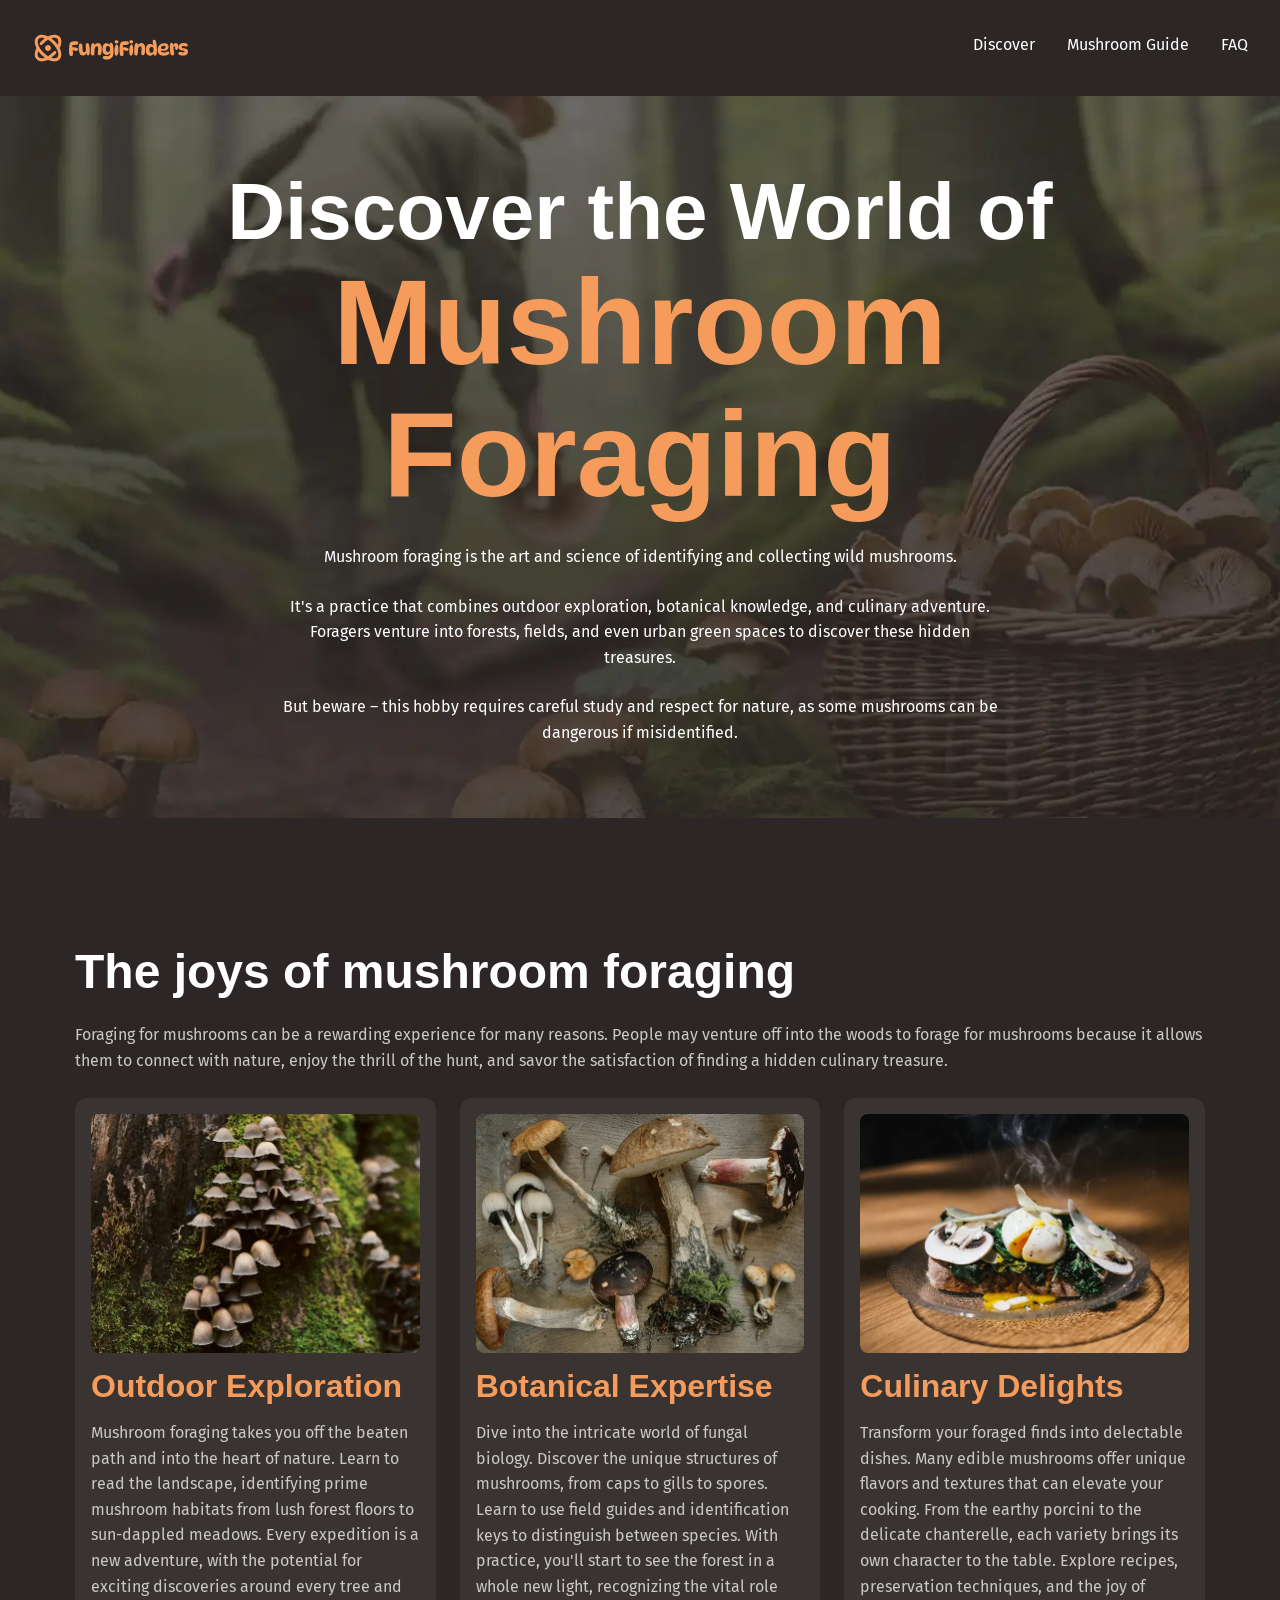
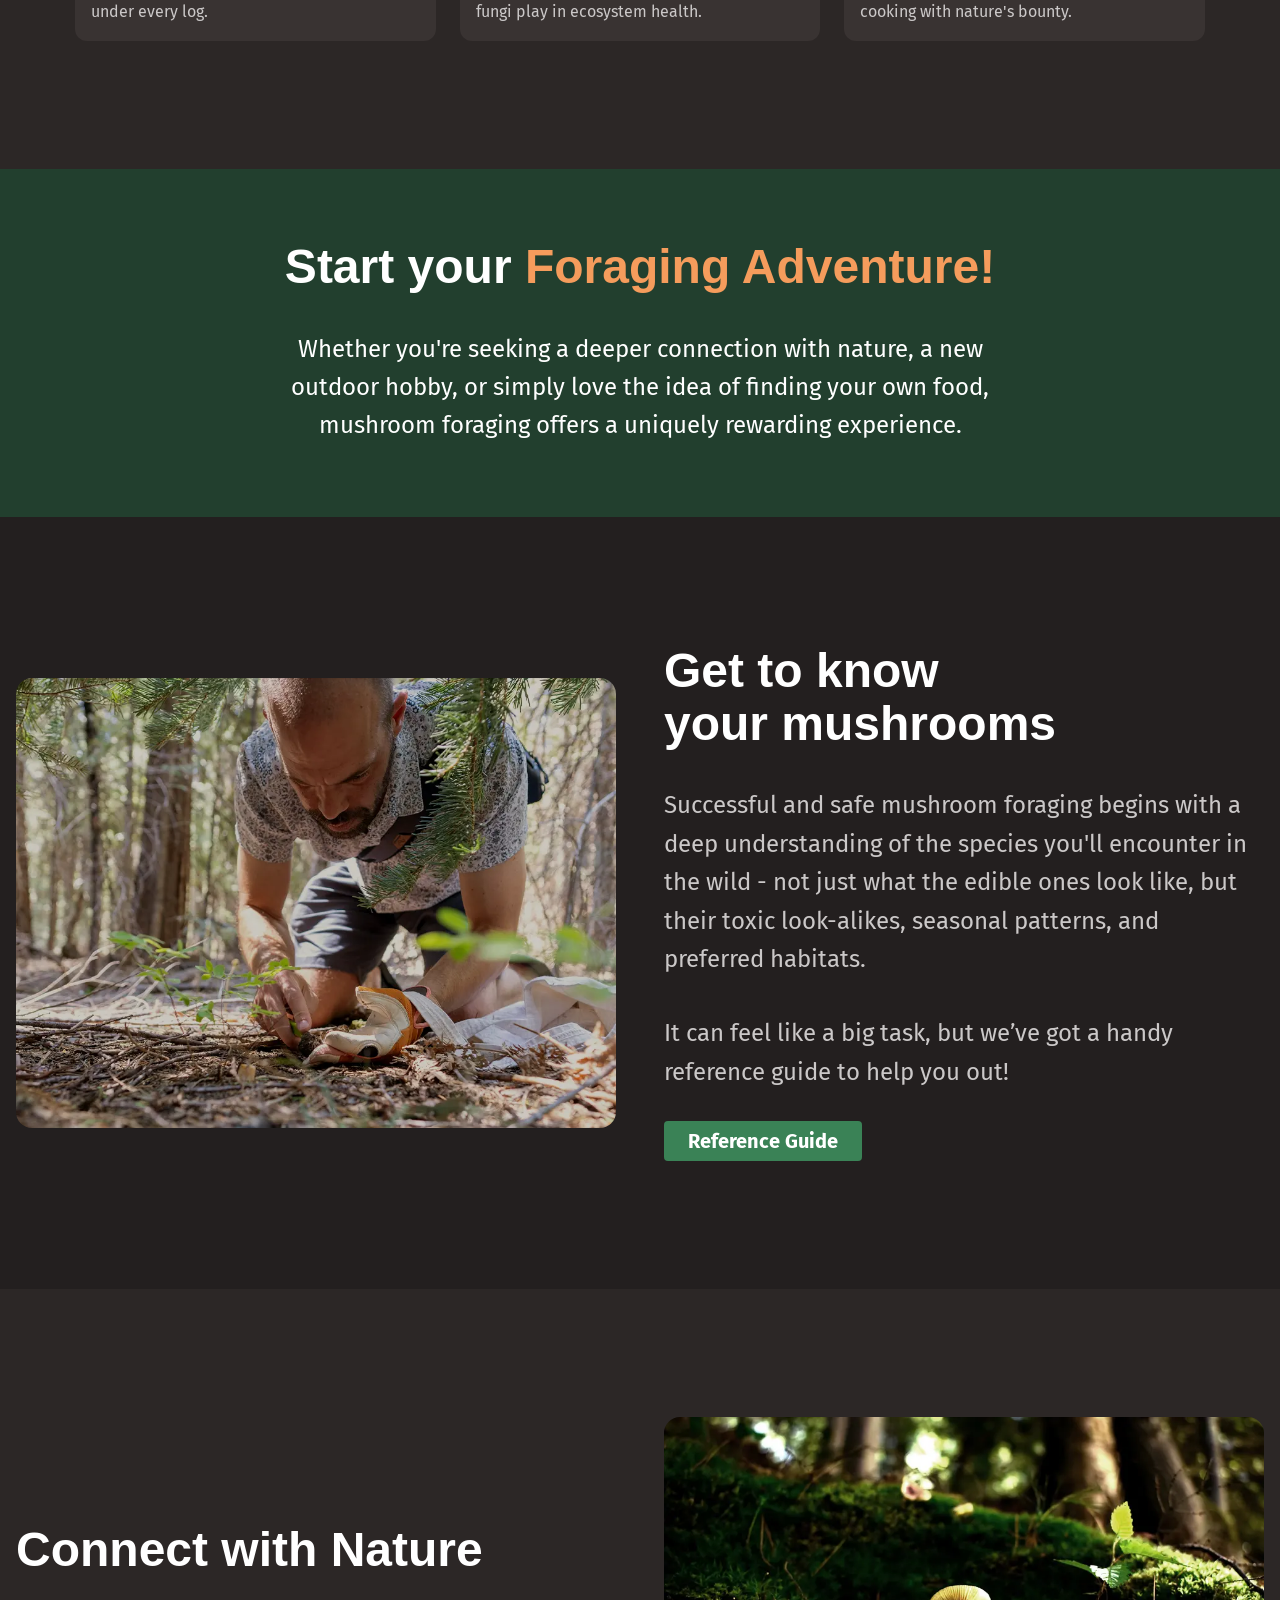
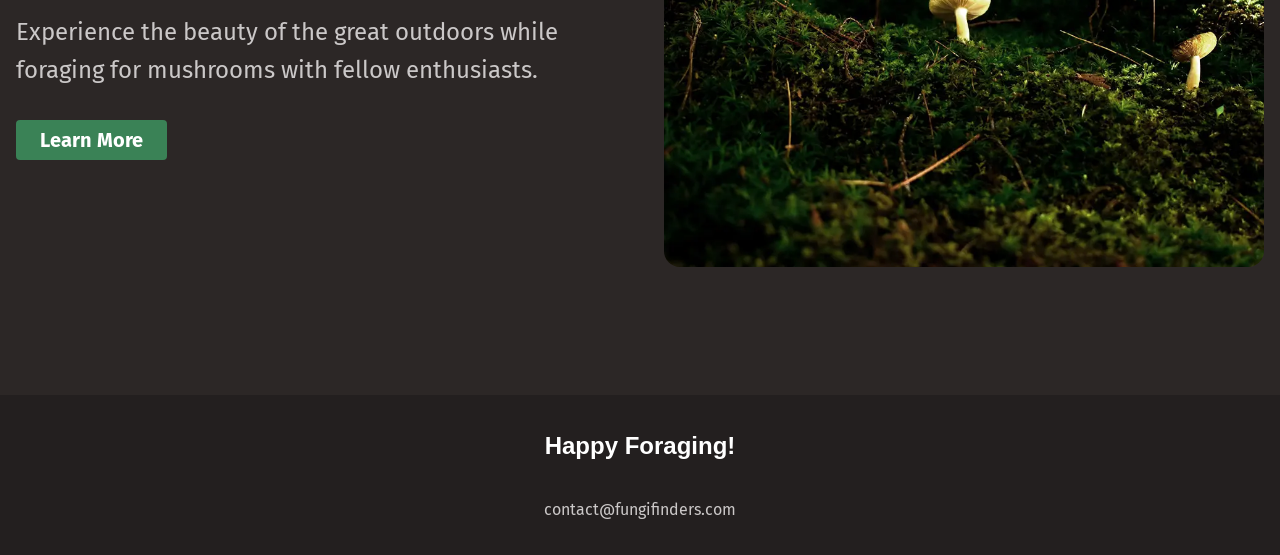
<file: index.html>
<!doctype html>
<html lang="en">
  <head>
    <meta charset="UTF-8" />
    <meta name="viewport" content="width=device-width, initial-scale=1.0" />
    <title>Fungi Finders</title>
    <link rel="stylesheet" href="style.css" />
    <link rel="preconnect" href="https://fonts.googleapis.com" />
    <link rel="preconnect" href="https://fonts.gstatic.com" crossorigin />
    <link
      href="https://fonts.googleapis.com/css2?family=Fira+Sans:wght@400;700&family=Outfit:wght@100..900&display=swap"
      rel="stylesheet"
    />
   <script src="/main.js" defer></script>
  </head>
  <a class="skip-to-main" href="#main">Skip to main content</a>
  <body>
    <header class="site-header">
      <div class="wrapper" data-width="wide">
        <div class="site-header__inner">
          <img src="/assets/fungi-finders.svg" alt="Fungi Finders" />
          <button aria-controls="primary-nav" aria-expanded="false">
            <span class="visually-hidden">menu</span>
            <img src="/assets/hamburger.svg" alt="" />
          </button>
          <nav id="primary-nav" class="primary-navigation">
            <ul>
              <li>
                <a href="/">Discover</a>
              </li>
              <li><a href="/mushroom-guide.html">Mushroom Guide</a></li>
              <li><a href="/mushroom-guide.html#faq">FAQ</a></li>
            </ul>
          </nav>
        </div>
      </div>
    </header>

    <main >
      <section 
        class="hero section text-center text-high-contrast"
        data-padding="compact"
      >
        <div class="wrapper flow"id="main">
          <h1>
            Discover the World of
            <span class="text-brand">Mushroom Foraging</span>
          </h1>
          <div class="wrapper" data-width="narrow" >
            <div class="flow">
              <p>
                Mushroom foraging is the art and science of identifying and
                collecting wild mushrooms.
              </p>
              <p>
                It's a practice that combines outdoor exploration, botanical
                knowledge, and culinary adventure. Foragers venture into
                forests, fields, and even urban green spaces to discover these
                hidden treasures.
              </p>
              <p>
                But beware – this hobby requires careful study and respect for
                nature, as some mushrooms can be dangerous if misidentified.
              </p>
            </div>
          </div>
        </div>
      </section>

      <section class="section">
        <div class="wrapper flow">
          <div class="flow">
            <h2 class="section-title">The joys of mushroom foraging</h2>
            <p class="joy-sec">
              Foraging for mushrooms can be a rewarding experience for many
              reasons. People may venture off into the woods to forage for
              mushrooms because it allows them to connect with nature, enjoy the
              thrill of the hunt, and savor the satisfaction of finding a hidden
              culinary treasure.
            </p>
          </div>
          <div class="equal-columns">
            <div class="card grid-flow">
              <img src="/assets/outdoor-exploration.webp" alt="" />
              <h3>Outdoor Exploration</h3>
              <p>
                Mushroom foraging takes you off the beaten path and into the
                heart of nature. Learn to read the landscape, identifying prime
                mushroom habitats from lush forest floors to sun-dappled
                meadows. Every expedition is a new adventure, with the potential
                for exciting discoveries around every tree and under every log.
              </p>
            </div>

            <div class="card grid-flow">
              <img src="/assets/botanical-expertise.webp" alt="" />
              <h3>Botanical Expertise</h3>
              <p>
                Dive into the intricate world of fungal biology. Discover the
                unique structures of mushrooms, from caps to gills to spores.
                Learn to use field guides and identification keys to distinguish
                between species. With practice, you'll start to see the forest
                in a whole new light, recognizing the vital role fungi play in
                ecosystem health.
              </p>
            </div>

            <div class="card grid-flow">
              <img src="/assets/culinary-delight.webp" alt="" />
              <h3>Culinary Delights</h3>
              <p>
                Transform your foraged finds into delectable dishes. Many edible
                mushrooms offer unique flavors and textures that can elevate
                your cooking. From the earthy porcini to the delicate
                chanterelle, each variety brings its own character to the table.
                Explore recipes, preservation techniques, and the joy of cooking
                with nature's bounty.
              </p>
            </div>
          </div>
        </div>
      </section>

      <section class="background-accent-dark section" data-padding="compact">
        <div class="wrapper" data-width="narrow">
          <div class="flow font-size-lg text-high-contrast text-center">
            <h2 class="section-title">
              Start your <span class="text-brand">Foraging Adventure!</span>
            </h2>
            <p>
              Whether you're seeking a deeper connection with nature, a new
              outdoor hobby, or simply love the idea of finding your own food,
              mushroom foraging offers a uniquely rewarding experience.
            </p>
          </div>
        </div>
      </section>
      <section class="background-extra-dark section">
        <div class="wrapper" data-width="wide">
          <div
            class="equal-columns"
            data-gap="large"
            data-vertical-alignment="centered"
          >
            <div><img src="/assets/get-to-know.webp" alt="" /></div>
            <div class="flow font-size-lg">
              <h2 class="section-title">Get to know your mushrooms</h2>
              <p>
                Successful and safe mushroom foraging begins with a deep
                understanding of the species you'll encounter in the wild - not
                just what the edible ones look like, but their toxic
                look-alikes, seasonal patterns, and preferred habitats.
              </p>
              <p>
                It can feel like a big task, but we’ve got a handy reference
                guide to help you out!
              </p>
              <a class="button" href="#"
                ><span class="visually-hidden">
                  About different types of mushrooms using our handy mushroom
                  guide. </span
                >Reference Guide</a
              >
            </div>
          </div>
        </div>
      </section>

      <section class="section" >
        <div class="wrapper" data-width="wide">
          <div
            class="equal-columns"
            data-gap="large"
            data-vertical-alignment="centered"
          >
            <div class="flow font-size-lg">
              <h2 class="section-title">Connect with Nature</h2>
              <p>
                Experience the beauty of the great outdoors while foraging for
                mushrooms with fellow enthusiasts.
              </p>

              <a class="button" href="#"
                >Learn More
                <span class="visually-hidden">
                  about different types of mushrooms using our handy mushroom
                  guide.
                </span>
              </a>
            </div>
            <div><img src="/assets/nature.webp" alt="" /></div>
          </div>
        </div>
      </section>
    </main>
    <footer class="site-footer">
      <p class="site-footer__title">Happy Foraging!</p>
      <a href="mailto: contact@fungifinders.com">contact@fungifinders.com</a>
    </footer>
  </body>
</html>
</file>
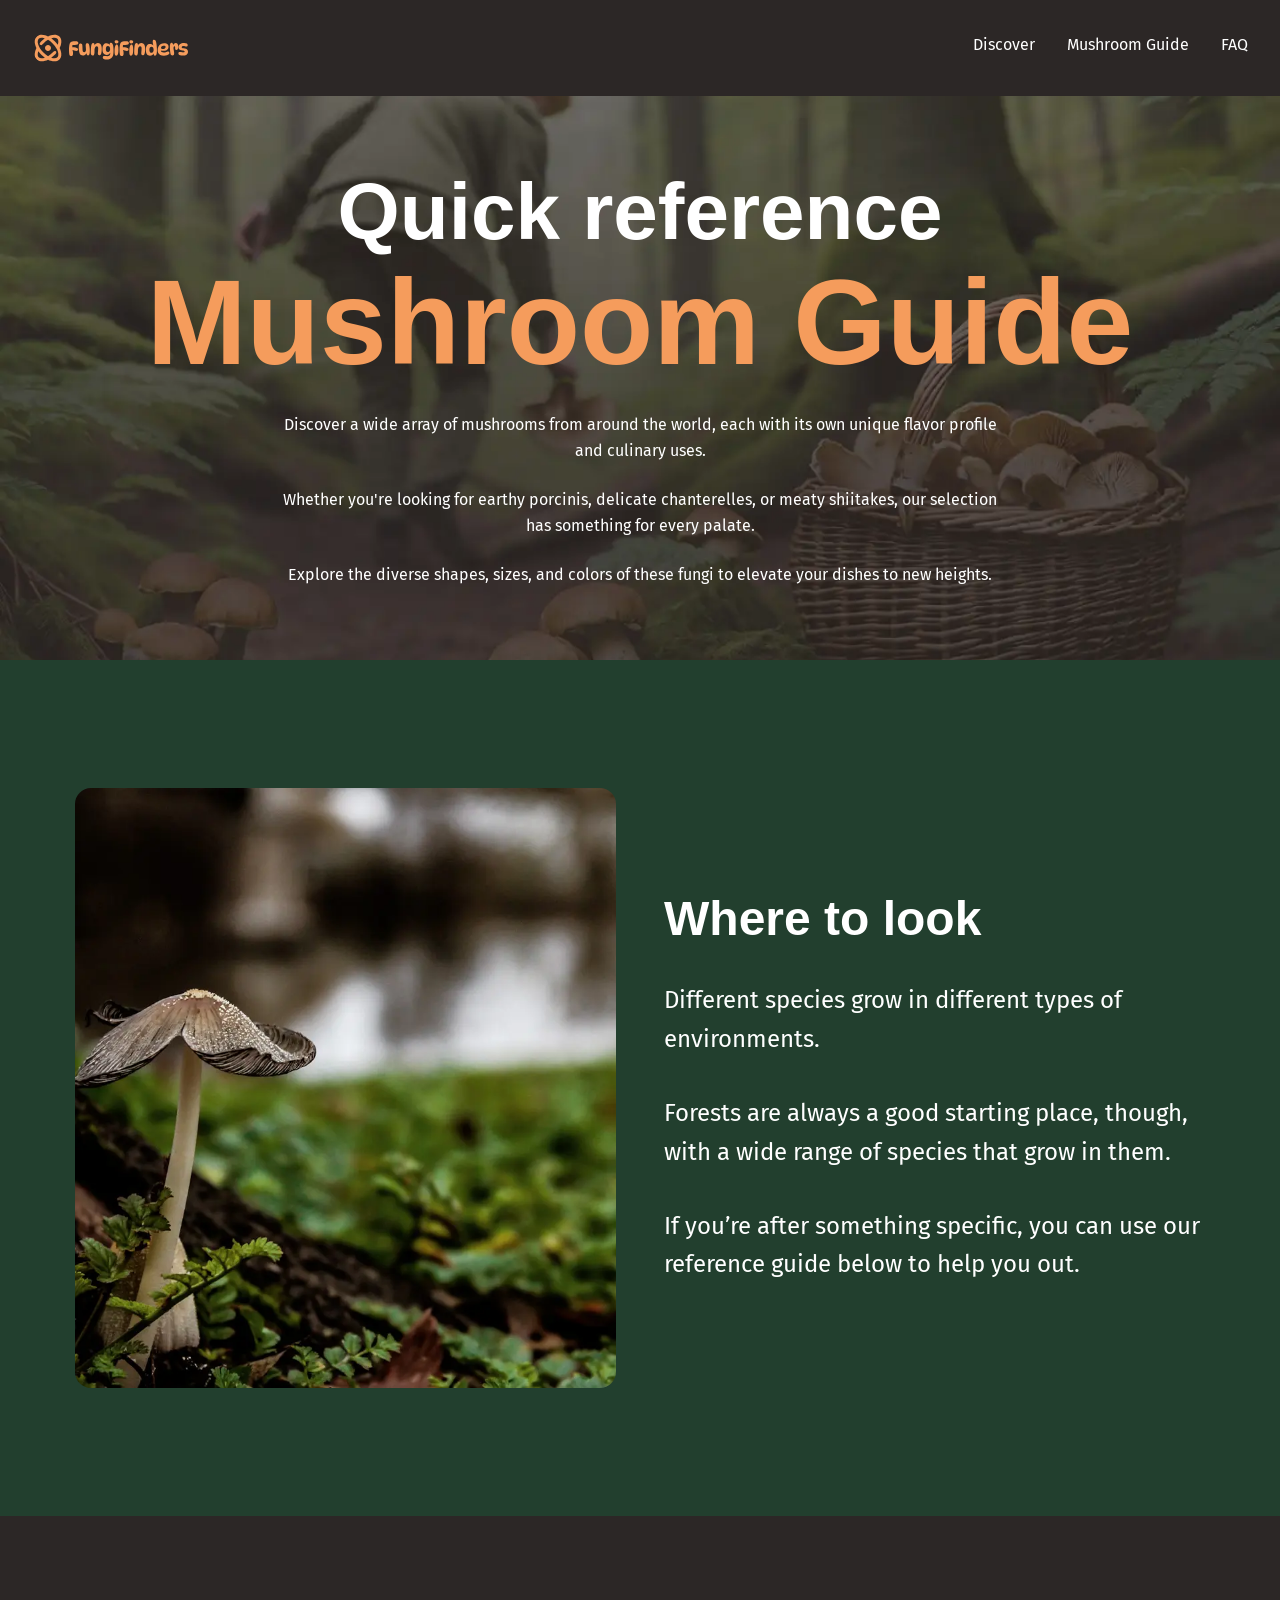
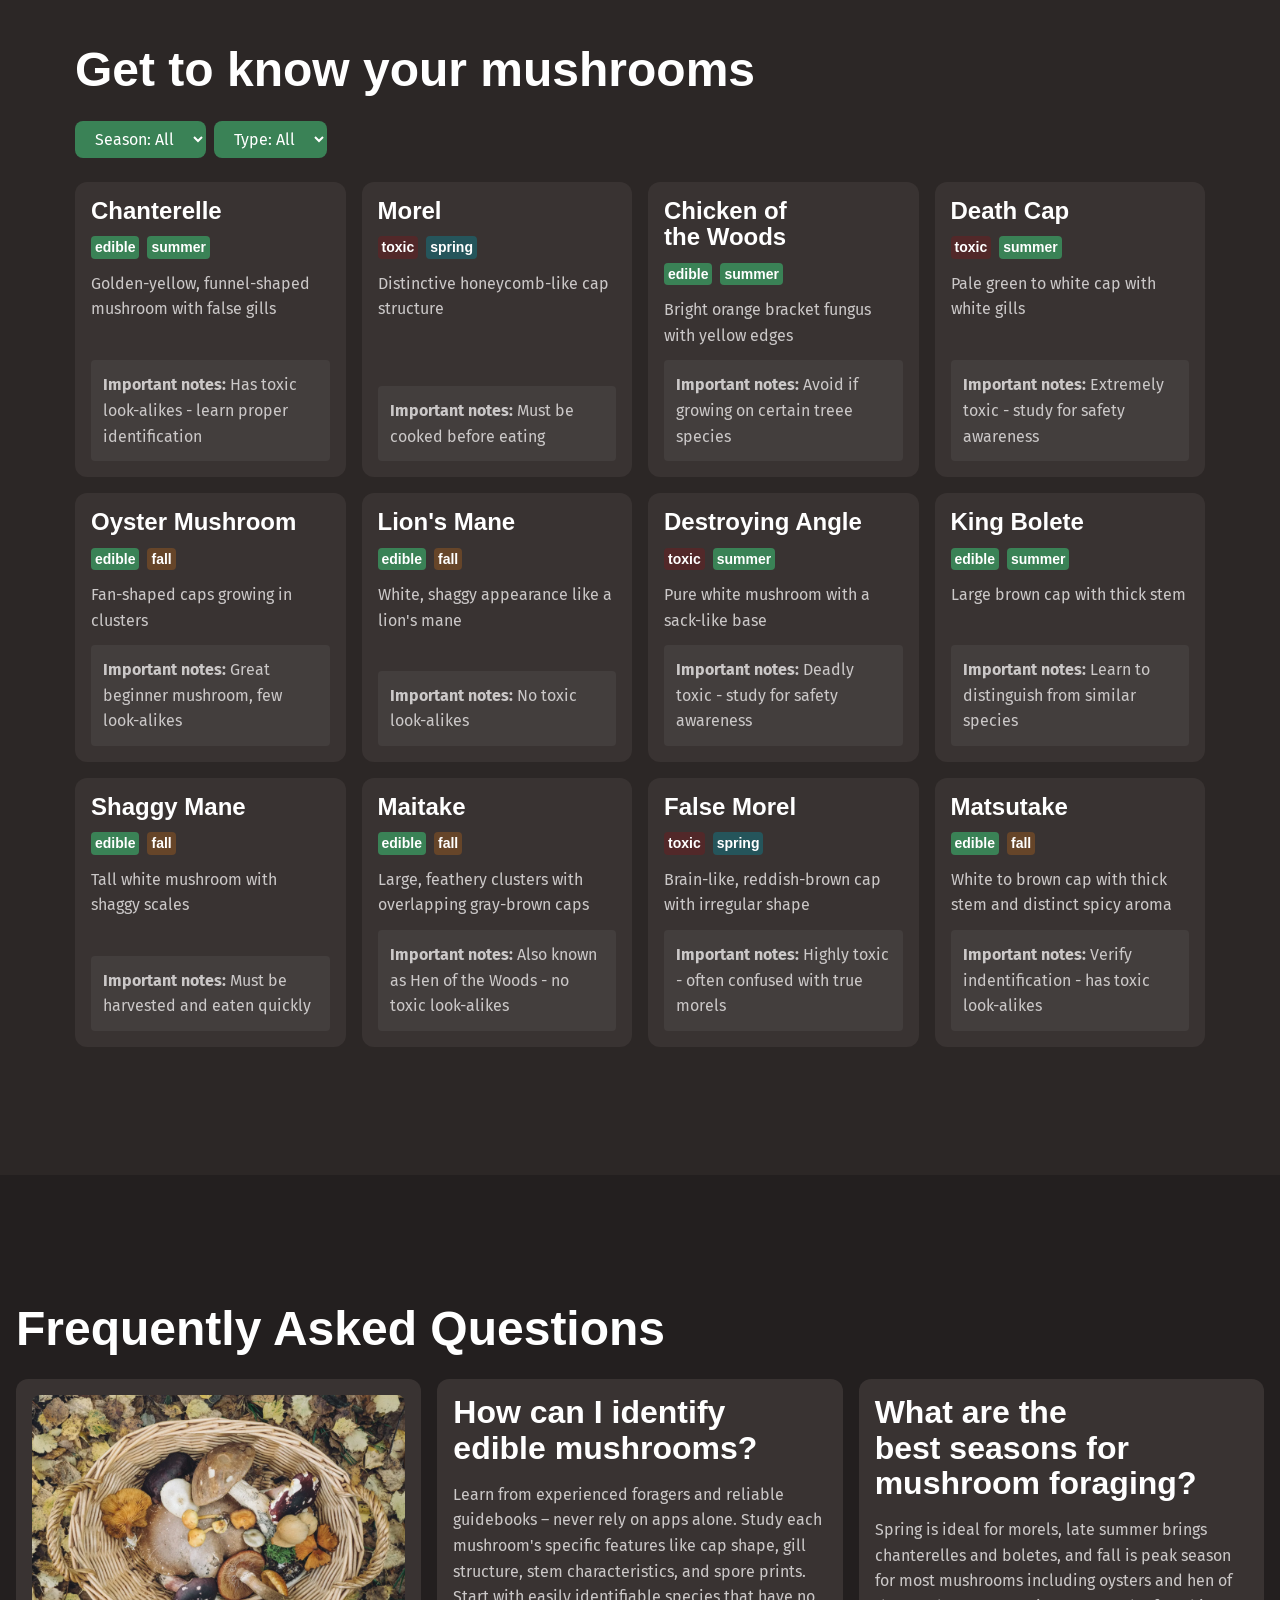
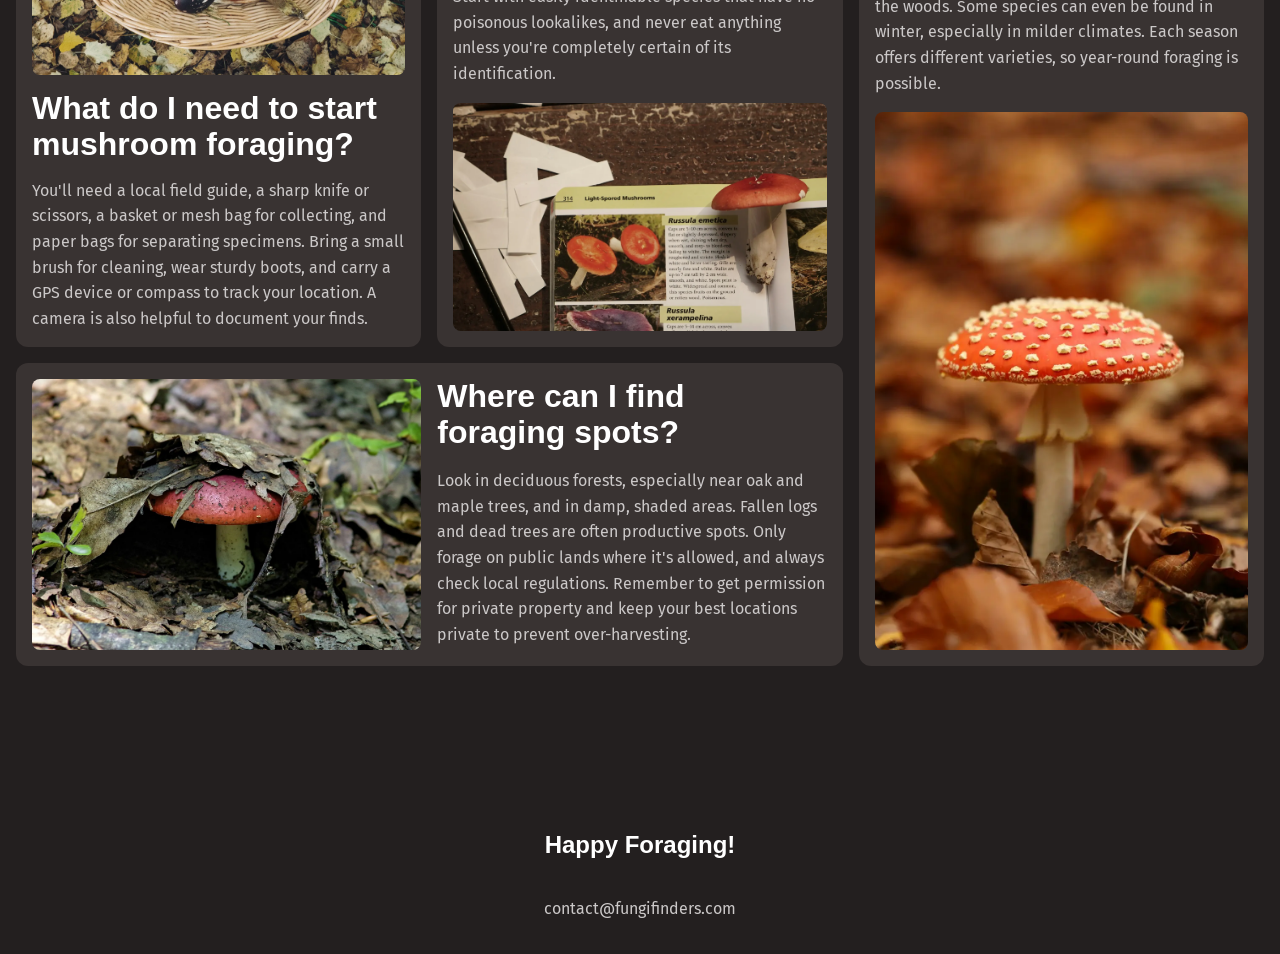
<file: mushroom-guide.html>
<!doctype html>
<html lang="en">
  <head>
    <meta charset="UTF-8" />
    <meta name="viewport" content="width=device-width, initial-scale=1.0" />
    <title>Fungi Finders</title>
    <link rel="stylesheet" href="style.css" />
    <link rel="preconnect" href="https://fonts.googleapis.com" />
    <link rel="preconnect" href="https://fonts.gstatic.com" crossorigin />
    <link
      href="https://fonts.googleapis.com/css2?family=Fira+Sans:wght@400;700&family=Outfit:wght@100..900&display=swap"
      rel="stylesheet"
    />
    <script src="/mushroom-filter.js" defer></script>
    <script src="/main.js" defer></script>
  </head>
  <a class="skip-to-main" href="#main">Skip to main content</a>
  <body>
    <header class="site-header">
      <div class="wrapper" data-width="wide">
        <div class="site-header__inner">
          <img src="/assets/fungi-finders.svg" alt="Fungi Finders" />
          <button aria-controls="primary-nav" aria-expanded="false">
            <span class="visually-hidden">menu</span>
            <img src="/assets/hamburger.svg" alt="" />
          </button>
          <nav id="primary-nav" class="primary-navigation">
            <ul>
              <li>
                <a href="/">Discover</a>
              </li>
              <li><a href="/mushroom-guide.html">Mushroom Guide</a></li>
              <li><a href="/mushroom-guide.html#faq">FAQ</a></li>
            </ul>
          </nav>
        </div>
      </div>
    </header>

    <main>
      <section
        class="hero section text-center text-high-contrast"
        data-padding="compact"
      >
        <div class="wrapper flow" id="main">
          <h1>
            Quick reference
            <span class="text-brand">Mushroom Guide</span>
          </h1>
          <div class="wrapper" data-width="narrow">
            <div class="flow">
              <p>
                Discover a wide array of mushrooms from around the world, each
                with its own unique flavor profile and culinary uses.
              </p>
              <p>
                Whether you're looking for earthy porcinis, delicate
                chanterelles, or meaty shiitakes, our selection has something
                for every palate.
              </p>
              <p>
                Explore the diverse shapes, sizes, and colors of these fungi to
                elevate your dishes to new heights.
              </p>
            </div>
          </div>
        </div>
      </section>

      <!-- <section class="section">
        <div class="wrapper flow">
          <div class="flow">
            <h2 class="section-title">The joys of mushroom foraging</h2>
            <p class="joy-sec">
              Foraging for mushrooms can be a rewarding experience for many
              reasons. People may venture off into the woods to forage for
              mushrooms because it allows them to connect with nature, enjoy the
              thrill of the hunt, and savor the satisfaction of finding a hidden
              culinary treasure.
            </p>
          </div>
          <div class="equal-columns">
            <div class="card grid-flow">
              <img src="/assets/outdoor-exploration.webp" alt="" />
              <h3>Outdoor Exploration</h3>
              <p>
                Mushroom foraging takes you off the beaten path and into the
                heart of nature. Learn to read the landscape, identifying prime
                mushroom habitats from lush forest floors to sun-dappled
                meadows. Every expedition is a new adventure, with the potential
                for exciting discoveries around every tree and under every log.
              </p>
            </div>

            <div class="card grid-flow">
              <img src="/assets/botanical-expertise.webp" alt="" />
              <h3>Botanical Expertise</h3>
              <p>
                Dive into the intricate world of fungal biology. Discover the
                unique structures of mushrooms, from caps to gills to spores.
                Learn to use field guides and identification keys to distinguish
                between species. With practice, you'll start to see the forest
                in a whole new light, recognizing the vital role fungi play in
                ecosystem health.
              </p>
            </div>

            <div class="card grid-flow">
              <img src="/assets/culinary-delight.webp" alt="" />
              <h3>Culinary Delights</h3>
              <p>
                Transform your foraged finds into delectable dishes. Many edible
                mushrooms offer unique flavors and textures that can elevate
                your cooking. From the earthy porcini to the delicate
                chanterelle, each variety brings its own character to the table.
                Explore recipes, preservation techniques, and the joy of cooking
                with nature's bounty.
              </p>
            </div>
          </div>
        </div>
      </section>

      <section class="background-accent-dark section" data-padding="compact">
        <div class="wrapper" data-width="narrow">
          <div class="flow font-size-lg text-high-contrast text-center">
            <h2 class="section-title">
              Start your <span class="text-brand">Foraging Adventure!</span>
            </h2>
            <p>
              Whether you're seeking a deeper connection with nature, a new
              outdoor hobby, or simply love the idea of finding your own food,
              mushroom foraging offers a uniquely rewarding experience.
            </p>
          </div>
        </div>
      </section>
      <section class="background-extra-dark section">
        <div class="wrapper" data-width="wide">
          <div
            class="equal-columns"
            data-gap="large"
            data-vertical-alignment="centered"
          >
            <div><img src="/assets/get-to-know.webp" alt="" /></div>
            <div class="flow font-size-lg">
              <h2 class="section-title">Get to know your mushrooms</h2>
              <p>
                Successful and safe mushroom foraging begins with a deep
                understanding of the species you'll encounter in the wild - not
                just what the edible ones look like, but their toxic
                look-alikes, seasonal patterns, and preferred habitats.
              </p>
              <p>
                It can feel like a big task, but we’ve got a handy reference
                guide to help you out!
              </p>
              <a class="button" href="#"
                ><span class="visually-hidden">
                  About different types of mushrooms using our handy mushroom
                  guide. </span
                >Reference Guide</a
              >
            </div>
          </div>
        </div>
      </section>

      <section class="section">
        <div class="wrapper" data-width="wide">
          <div
            class="equal-columns"
            data-gap="large"
            data-vertical-alignment="centered"
          >
            <div class="flow font-size-lg">
              <h2 class="section-title">Connect with Nature</h2>
              <p>
                Experience the beauty of the great outdoors while foraging for
                mushrooms with fellow enthusiasts.
              </p>

              <a class="button" href="#"
                >Learn More
                <span class="visually-hidden">
                  about different types of mushrooms using our handy mushroom
                  guide.
                </span>
              </a>
            </div>
            <div><img src="/assets/nature.webp" alt="" /></div>
          </div>
        </div>
      </section> -->

      <!-- Where to look -->
      <section class="section background-accent-dark">
        <div class="wrapper">
          <div
            class="equal-columns"
            data-alignment="centered"
            data-gap="large"
            data-vertical-alignment="centered"
          >
            <div><img src="/assets/where-to-look.webp" alt="" /></div>
            <div class="flow font-size-lg text-high-contrast">
              <h2 class="section-title">Where to look</h2>
              <p>Different species grow in different types of environments.</p>
              <p>
                Forests are always a good starting place, though, with a wide
                range of species that grow in them.
              </p>
              <p>
                If you’re after something specific, you can use our reference
                guide below to help you out.
              </p>
            </div>
          </div>
        </div>
      </section>

      <section class="mushroom-guide section">
        <div class="wrapper">
          <div class="flow">
            <h2 class="section-title">Get to know your mushrooms</h2>
            <div>
              <div class="flex-group">
                <select name="season" id="season" class=" " hidden>
                  <option value="all">Season: All</option>
                  <option value="spring">Spring</option>
                  <option value="summer">Summer</option>
                  <option value="fall">Fall</option>
                  <option value="winter">Winter</option>
                </select>
                <select name="edible" id="edible" class=" " hidden>
                  <option value="all">Type: All</option>
                  <option value="edible">Edible</option>
                  <option value="toxic">Toxic</option>
                </select>
              </div>
            </div>
            <!-- Grid of mushrooms -->
            <div class="">
              <div class="grid-auto-fit">
                <!-- Chanterelle -->
                <div class="card">
                  <h3 class="card__title">Chanterelle</h3>
                  <ul
                    class="tag-list"
                    role="list"
                    aria-label="Mushroom Characteristic"
                  >
                    <li data-edible="edible">
                      <span class="visually-hidden">This mushroom is</span>
                      edible
                    </li>
                    <li data-season="summer">
                      <span class="visually-hidden">
                        Best season to harvest this mushroom is
                      </span>
                      summer
                    </li>
                  </ul>
                  <p>Golden-yellow, funnel-shaped mushroom with false gills</p>
                  <div class="card__note">
                    <strong>Important notes:</strong> Has toxic look-alikes -
                    learn proper identification
                  </div>
                </div>

                <!-- Morel Card -->
                <div class="card">
                  <h3 class="card__title">Morel</h3>
                  <ul
                    class="tag-list"
                    role="list"
                    aria-label="Mushroom Characteristic"
                  >
                    <li data-edible="toxic">
                      <span class="visually-hidden">This mushroom is</span>
                      toxic
                    </li>
                    <li data-season="spring">
                      <span class="visually-hidden">
                        Best season to harvest this mushroom is
                      </span>
                      spring
                    </li>
                  </ul>
                  <p>Distinctive honeycomb-like cap structure</p>
                  <div class="card__note">
                    <strong>Important notes:</strong> Must be cooked before
                    eating
                  </div>
                </div>

                <!-- Chicken of the Woods -->
                <div class="card">
                  <h3 class="card__title">Chicken of the Woods</h3>
                  <ul
                    class="tag-list"
                    role="list"
                    aria-label="Mushroom Characteristic"
                  >
                    <li data-edible="edible">
                      <span class="visually-hidden">This mushroom is</span>
                      edible
                    </li>
                    <li data-season="summer">
                      <span class="visually-hidden">
                        Best season to harvest this mushroom is
                      </span>
                      summer
                    </li>
                  </ul>
                  <p>Bright orange bracket fungus with yellow edges</p>
                  <div class="card__note">
                    <strong>Important notes:</strong> Avoid if growing on
                    certain treee species
                  </div>
                </div>

                <!-- Death Cap -->
                <div class="card">
                  <h3 class="card__title">Death Cap</h3>
                  <ul
                    class="tag-list"
                    role="list"
                    aria-label="Mushroom Characteristic"
                  >
                    <li data-edible="toxic">
                      <span class="visually-hidden">This mushroom is</span>
                      toxic
                    </li>
                    <li data-season="summer">
                      <span class="visually-hidden">
                        Best season to harvest this mushroom is
                      </span>
                      summer
                    </li>
                  </ul>
                  <p>Pale green to white cap with white gills</p>
                  <div class="card__note">
                    <strong>Important notes:</strong>
                    Extremely toxic - study for safety awareness
                  </div>
                </div>

                <!-- Oyster Mushroom -->
                <div class="card">
                  <h3 class="card__title">Oyster Mushroom</h3>
                  <ul
                    class="tag-list"
                    role="list"
                    aria-label="Mushroom Characteristic"
                  >
                    <li data-edible="edible">
                      <span class="visually-hidden">This mushroom is</span>
                      edible
                    </li>
                    <li data-season="fall">
                      <span class="visually-hidden">
                        White, shaggy appearance like a lion's mane
                      </span>
                      fall
                    </li>
                  </ul>
                  <p>Fan-shaped caps growing in clusters</p>
                  <div class="card__note">
                    <strong>Important notes:</strong>
                    Great beginner mushroom, few look-alikes
                  </div>
                </div>

                <!-- Lion's Mane -->
                <div class="card">
                  <h3 class="card__title">Lion's Mane</h3>
                  <ul
                    class="tag-list"
                    role="list"
                    aria-label="Mushroom Characteristic"
                  >
                    <li data-edible="edible">
                      <span class="visually-hidden">This mushroom is</span>
                      edible
                    </li>
                    <li data-season="fall">
                      <span class="visually-hidden">
                        Best season to harvest this mushroom is
                      </span>
                      fall
                    </li>
                  </ul>
                  <p>White, shaggy appearance like a lion's mane</p>
                  <div class="card__note">
                    <strong>Important notes:</strong>
                    No toxic look-alikes
                  </div>
                </div>

                <!-- Destroying Angle-->
                <div class="card">
                  <h3 class="card__title">Destroying Angle</h3>
                  <ul
                    class="tag-list"
                    role="list"
                    aria-label="Mushroom Characteristic"
                  >
                    <li data-edible="toxic">
                      <span class="visually-hidden">This mushroom is</span>
                      toxic
                    </li>
                    <li data-season="summer">
                      <span class="visually-hidden">
                        Best season to harvest this mushroom is
                      </span>
                      summer
                    </li>
                  </ul>
                  <p>Pure white mushroom with a sack-like base</p>
                  <div class="card__note">
                    <strong>Important notes:</strong>
                    Deadly toxic - study for safety awareness
                  </div>
                </div>

                <!-- King Bolete-->
                <div class="card">
                  <h3 class="card__title">King Bolete</h3>
                  <ul
                    class="tag-list"
                    role="list"
                    aria-label="Mushroom Characteristic"
                  >
                    <li data-edible="edible">
                      <span class="visually-hidden">This mushroom is</span>
                      edible
                    </li>
                    <li data-season="summer">
                      <span class="visually-hidden">
                        Best season to harvest this mushroom is
                      </span>
                      summer
                    </li>
                  </ul>
                  <p>Large brown cap with thick stem</p>
                  <div class="card__note">
                    <strong>Important notes:</strong>
                    Learn to distinguish from similar species
                  </div>
                </div>

                <!-- Shaggy Mane -->
                <div class="card">
                  <h3 class="card__title">Shaggy Mane</h3>
                  <ul
                    class="tag-list"
                    role="list"
                    aria-label="Mushroom Characteristic"
                  >
                    <li data-edible="edible">
                      <span class="visually-hidden">This mushroom is</span>
                      edible
                    </li>
                    <li data-season="fall">
                      <span class="visually-hidden">
                        Best season to harvest this mushroom is
                      </span>
                      fall
                    </li>
                  </ul>
                  <p>Tall white mushroom with shaggy scales</p>
                  <div class="card__note">
                    <strong>Important notes:</strong>
                    Must be harvested and eaten quickly
                  </div>
                </div>

                <!-- Maitake -->
                <div class="card">
                  <h3 class="card__title">Maitake</h3>
                  <ul
                    class="tag-list"
                    role="list"
                    aria-label="Mushroom Characteristic"
                  >
                    <li data-edible="edible">
                      <span class="visually-hidden">This mushroom is</span>
                      edible
                    </li>
                    <li data-season="fall">
                      <span class="visually-hidden">
                        Best season to harvest this mushroom is
                      </span>
                      fall
                    </li>
                  </ul>
                  <p>
                    Large, feathery clusters with overlapping gray-brown caps
                  </p>
                  <div class="card__note">
                    <strong>Important notes:</strong>
                    Also known as Hen of the Woods - no toxic look-alikes
                  </div>
                </div>

                <!-- False Morel -->
                <div class="card">
                  <h3 class="card__title">False Morel</h3>
                  <ul
                    class="tag-list"
                    role="list"
                    aria-label="Mushroom Characteristic"
                  >
                    <li data-edible="toxic">
                      <span class="visually-hidden">This mushroom is</span>
                      toxic
                    </li>
                    <li data-season="spring">
                      <span class="visually-hidden">
                        Best season to harvest this mushroom is
                      </span>
                      spring
                    </li>
                  </ul>
                  <p>Brain-like, reddish-brown cap with irregular shape</p>
                  <div class="card__note">
                    <strong>Important notes:</strong>
                    Highly toxic - often confused with true morels
                  </div>
                </div>

                <!-- Matsutake -->
                <div class="card">
                  <h3 class="card__title">Matsutake</h3>
                  <ul
                    class="tag-list"
                    role="list"
                    aria-label="Mushroom Characteristic"
                  >
                    <li data-edible="edible">
                      <span class="visually-hidden">This mushroom is</span>
                      edible
                    </li>
                    <li data-season="fall">
                      <span class="visually-hidden">
                        Best season to harvest this mushroom is
                      </span>
                      fall
                    </li>
                  </ul>
                  <p>
                    White to brown cap with thick stem and distinct spicy aroma
                  </p>
                  <div class="card__note">
                    <strong>Important notes:</strong>
                    Verify indentification - has toxic look-alikes
                  </div>
                </div>
              </div>
            </div>
            <div class="no-matches" hidden>No matches for these filters</div>
          </div>
        </div>
      </section>

      <!-- faq -->
      <section id="faq" class="background-extra-dark section">
        <div class="wrapper flow" data-width="wide">
          <h2 class="section-title">Frequently Asked Questions</h2>

          <div class="faq-bento">
            <div class="card">
              <img src="/assets/start-foraging.webp" alt="" />
              <h3 class="card__title">
                What do I need to start mushroom foraging?
              </h3>
              <p>
                You'll need a local field guide, a sharp knife or scissors, a
                basket or mesh bag for collecting, and paper bags for separating
                specimens. Bring a small brush for cleaning, wear sturdy boots,
                and carry a GPS device or compass to track your location. A
                camera is also helpful to document your finds.
              </p>
            </div>

            <div class="card">
              <img src="/assets/identify-mushrooms.webp" alt="" />
              <h3 class="card__title">How can I identify edible mushrooms?</h3>
              <p>
                Learn from experienced foragers and reliable guidebooks – never
                rely on apps alone. Study each mushroom's specific features like
                cap shape, gill structure, stem characteristics, and spore
                prints. Start with easily identifiable species that have no
                poisonous lookalikes, and never eat anything unless you're
                completely certain of its identification.
              </p>
            </div>

            <div class="card">
              <img src="/assets/where-to-find.webp" alt="" />
              <h3 class="card__title">Where can I find foraging spots?</h3>
              <p>
                Look in deciduous forests, especially near oak and maple trees,
                and in damp, shaded areas. Fallen logs and dead trees are often
                productive spots. Only forage on public lands where it's
                allowed, and always check local regulations. Remember to get
                permission for private property and keep your best locations
                private to prevent over-harvesting.
              </p>
            </div>

            <div class="card">
              <img src="/assets/best-seasons.webp" alt="" />
              <h3 class="card__title">
                What are the best seasons for mushroom foraging?
              </h3>
              <p>
                Spring is ideal for morels, late summer brings chanterelles and
                boletes, and fall is peak season for most mushrooms including
                oysters and hen of the woods. Some species can even be found in
                winter, especially in milder climates. Each season offers
                different varieties, so year-round foraging is possible.
              </p>
            </div>
            <!-- GRID -->
            <!-- <div class="card" style="display: flex">
            <div
              class="card background-extra-dark"
              style="display: flex; flex-direction: column"
            >
              <div class="card background-accent-dark" style="display: flex">
                <div class="card background-extra-dark">
                  <div class="card">
                    <img src="/assets/start-foraging.webp" alt="" />
                    <h3 class="card__title">
                      What do I need to start mushroom foraging?
                    </h3>
                    <p>
                      You'll need a local field guide, a sharp knife or
                      scissors, a basket or mesh bag for collecting, and paper
                      bags for separating specimens. Bring a small brush for
                      cleaning, wear sturdy boots, and carry a GPS device or
                      compass to track your location. A camera is also helpful
                      to document your finds.
                    </p>
                  </div>
                </div>
                <div class="card background-extra-dark">
                  <div class="card">
                    <img src="/assets/identify-mushrooms.webp" alt="" />
                    <h3 class="card__title">
                      How can I identify edible mushrooms?
                    </h3>
                    <p>
                      Learn from experienced foragers and reliable guidebooks –
                      never rely on apps alone. Study each mushroom's specific
                      features like cap shape, gill structure, stem
                      characteristics, and spore prints. Start with easily
                      identifiable species that have no poisonous lookalikes,
                      and never eat anything unless you're completely certain of
                      its identification.
                    </p>
                  </div>
                </div>
              </div>
              <div class="card background">
                 <div class="card">
            <img src="/assets/where-to-find.webp" alt="" />
            <h3 class="card__title">Where can I find foraging spots?</h3>
            <p>
              Look in deciduous forests, especially near oak and maple trees,
              and in damp, shaded areas. Fallen logs and dead trees are often
              productive spots. Only forage on public lands where it's allowed,
              and always check local regulations. Remember to get permission for
              private property and keep your best locations private to prevent
              over-harvesting.
            </p>
          </div>
              </div>
            </div>
            <div class="card background-extra-dark">
               <div class="card">
            <img src="/assets/best-seasons.webp" alt="" />
            <h3 class="card__title">
              What are the best seasons for mushroom foraging?
            </h3>
            <p>
              Spring is ideal for morels, late summer brings chanterelles and
              boletes, and fall is peak season for most mushrooms including
              oysters and hen of the woods. Some species can even be found in
              winter, especially in milder climates. Each season offers
              different varieties, so year-round foraging is possible.
            </p>
          </div>
            </div>
          </div> -->
          </div>
        </div>
      </section>
    </main>
    <footer class="site-footer">
      <p class="site-footer__title">Happy Foraging!</p>
      <a href="mailto: contact@fungifinders.com">contact@fungifinders.com</a>
    </footer>
  </body>
</html>
</file>
<file: style.css>
@view-transition {
  navigation: auto;
}

@layer reset {
  /* Box sizing rules */
  *,
  *::before,
  *::after {
    box-sizing: border-box;
  }

  /* Prevent font size inflation */
  html {
    -moz-text-size-adjust: none;
    -webkit-text-size-adjust: none;
    text-size-adjust: none;
  }

  /* Remove default margin in favour of better control in authored CSS */
  body,
  h1,
  h2,
  h3,
  h4,
  p,
  figure,
  blockquote,
  dl,
  dd {
    margin: 0;
  }

  /* Remove list styles on ul, ol elements with a list role, which suggests default styling will be removed */
  [role="list"] {
    list-style: none;
    margin: 0;
    padding: 0;
  }

  /* Set core body defaults */
  body {
    min-height: 100vh;
    line-height: 1.6;
  }

  /* Set shorter line heights on headings and interactive elements */
  h1,
  h2,
  h3,
  h4,
  button,
  input,
  label {
    line-height: 1.1;
  }

  /* Balance text wrapping on headings */
  h1,
  h2,
  h3,
  h4 {
    text-wrap: balance;
  }

  a {
    text-decoration: none;
  }
  ul {
    direction: none;
    text-decoration: none;
    list-style-type: none;
  }
  /* A elements that don't have a class get default styles */
  a:not([class]) {
    text-decoration-skip-ink: auto;
    color: currentColor;
  }

  /* Make images easier to work with */
  img,
  picture {
    max-inline-size: 100%;
    display: block;
  }

  /* Inherit fonts for inputs and buttons */
  input,
  button,
  textarea,
  select {
    font-family: inherit;
    font-size: inherit;
  }

  /* Make sure textareas without a rows attribute are not tiny */
  textarea:not([rows]) {
    min-height: 10em;
  }

  /* Anything that has been anchored to should have extra scroll margin */
  :target {
    scroll-margin-block: 5ex;
  }
}

@layer base {
  :root {
    --clr-white: hsl(0, 0%, 100%);
    --clr-gray-100: hsl(0, 2%, 79%);
    --clr-brand-400: hsl(25, 88%, 75%);
    --clr-brand-500: hsl(25, 88%, 66%);
    --clr-green-400: hsl(143, 19%, 49%);
    --clr-green-500: hsl(143, 38%, 37%);
    --clr-green-600: hsl(145, 29%, 19%);
    --clr-brown-500: hsl(10, 5%, 25%);
    --clr-brown-600: hsl(9, 7%, 21%);
    --clr-brown-700: hsl(9, 8%, 16%);
    --clr-brown-800: hsl(0, 6%, 15%);
    --clr-brown-900: hsl(0, 6%, 13%);

    --clr-orange-500: hsl(28, 43%, 28%);
    --clr-red-500: hsl(359, 34%, 24%);
    --clr-teal-500: hsl(186, 42%, 25%);

    --ff--body: "Fira Sans", sans-serif;
    --ff--heading: "Outfir", sans-serif;

    --fs-300: 0.875rem;
    --fs-400: 1rem;
    --fs-500: 1.125rem;
    --fs-600: 1.25rem;
    --fs-700: 1.5rem;
    --fs-800: 2rem;
    --fs-900: 3.75rem;
    --fs-1000: 3.75rem;

    @media (width > 760px) {
      --fs-300: 0.875rem;
      --fs-400: 1rem;
      --fs-500: 1.25rem;
      --fs-600: 1.5rem;
      --fs-700: 2rem;
      --fs-800: 3rem;
      --fs-900: 5rem;
      --fs-1000: 7.5rem;
    }
  }

  :root {
    --text-main: var(--clr-gray-100);
    --text-high-contrast: var(--clr-white);
    --text-brand: var(--clr-brand-500);
    --text-brand-light: var(--clr-brand-400);

    --background-accent-light: var(--clr-green-400);
    --background-accent-main: var(--clr-green-500);
    --background-accent-dark: var(--clr-green-600);

    --background-extra-light: var(--clr-brown-500);
    --background-light: var(--clr-brown-600);
    --background-main: var(--clr-brown-700);
    --background-dark: var(--clr-brown-800);
    --background-extra-dark: var(--clr-brown-900);

    --font-size-heading-sm: var(--fs-700);
    --font-size-heading-regular: var(--fs-800);
    --font-size-heading-lg: var(--fs-900);
    --font-size-heading-xl: var(--fs-1000);

    --font-size-sm: var(--fs-300);
    --font-size-regular: var(--fs-400);
    --font-size-md: var(--fs-500);
    --font-size-lg: var(--fs-600);

    --border-radius-1: 0.25rem;
    --border-radius-2: 0.5rem;
    --border-radius-3: 0.75rem;
  }

  html {
    font-family: var(--ff--body);
    line-height: 1.6;
    scroll-behavior: smooth;
    scroll-padding-top: 1rem;
  }

  body {
    font-size: var(--font-size-regular);
    color: var(--text-main);
    background-color: var(--background-main);
  }

  h1,
  h2,
  h3,
  h4 {
    font-family: var(--ff--heading);
    color: var(--text-high-contrast);
  }

  h1 {
    font-size: var(--font-size-heading-lg);
  }

  a {
    color: var(--text-high-contrast);
  }
  a:hover,
  a:focus-visible {
    color: var(--text-brand-light);
  }
  img {
    border-radius: 1rem;
  }
}

@layer layout {
  .flex-group {
    display: flex;
    gap: 0.5rem;
    flex-wrap: wrap;
  }

  .flow > * + * {
    margin-top: 1.5em;
  }

  .grid-flow {
    display: grid;
    gap: var(--grid-flow-gap, 1rem);
  }

  .grid-auto-fit {
    --auto-fir-min-col-size: 250px;
    display: grid;
    gap: 1rem;
    grid-template-columns: repeat(
      auto-fill,
      minmax(min(var(--auto-fir-min-col-size), 100%), 1fr)
    );
  }

  .equal-columns {
    --equal-columns-gap: 1.5rem;

    display: grid;
    gap: var(--equal-columns-gap, 1rem);
    align-items: var(--vertical-alignment, stretch);
    @media (width > 760px) {
      grid-auto-flow: column;
      grid-auto-columns: 1fr;
    }

    &[data-gap="large"] {
      --equal-columns-gap: 3rem;
    }
    &[data-vertical-alignment="centered"] {
      --vertical-alignment: center;
    }
  }
  .section {
    --section-max-padding-block: 3.75rem;
    /* 4.5, 8, 3.75 */
    @media (width >= 760px) {
      --section-max-padding-block: 8rem;

      &[data-padding="compact"] {
        --section-max-padding-block: 4.5rem;
      }
    }

    padding-block: var(--section-max-padding-block);
  }

  .wrapper {
    --wrapper-max-width: 1130px;
    max-width: var(--wrapper-max-width);
    margin-inline: auto;
    padding-inline: 1rem;
    box-sizing: content-box;

    &[data-width="wide"] {
      --wrapper-max-width: 1330px;
    }
    &[data-width="narrow"] {
      --wrapper-max-width: 720px;
    }
  }
}

@layer components {
  .site-header {
    padding-block: 1rem;
    overflow-x: clip;
    position: relative;
  }
  .site-header__inner {
    display: flex;
    flex-wrap: wrap;
    gap: 0.5rem 2rem;
    justify-content: space-between;
    padding: 1rem;
  }

  .site-header__inner > nav > ul {
    display: flex;
    flex-wrap: wrap;
    gap: 0.5rem 2rem;
    list-style: none;
    list-style: none;
    margin: 0;
    padding: 0;
    display: flex;
    flex-wrap: wrap;
    gap: 0.5rem 2rem;
  }

  [aria-controls="primary-nav"] {
    display: none;
  }
  .site-header__inner > nav {
    opacity: 1;

    transition:
      opacity 200ms,
      display 200ms,
      translate 500ms;
    transition-behavior: allow-discrete;
    translate: 0 0;
    @media (width < 760px) {
      display: none;
      background: var(--background-accent-main);
      z-index: 10;
      padding: 2rem;
      position: absolute;
      font-size: var(--font-size-lg);
      font-weight: bold;
      font-family: var(--ff--heading);
      top: 0;
      right: 0;
      border-radius: 0 0 0 var(--border-radius-3);
      list-style: none;
      ul {
        display: flex;
        flex-direction: column;
        gap: 0;
        list-style: none;
      }

      li {
        translate: 50%;
        transition:
          translate 300ms 300ms,
          opacity 300ms 300ms;
      }

      li + li {
        border-top: 0.15rem solid var(--background-accent-light);
        margin-block-start: 1.5rem;
        padding-block-start: 1.5rem;
      }
    }
  }
  [aria-controls="primary-nav"] {
    z-index: 11;
    background: transparent;
    border: 0;
    cursor: pointer;
    img {
      border-radius: 0;
    }
  }

  @media (width < 760px) {
    [aria-controls="primary-nav"] {
      display: block;
    }
    [aria-expanded="true"] ~ .primary-navigation {
      display: block;
      opacity: 1;
      translate: 0 0;
      @starting-style {
        opacity: 0;
        translate: 0 -100%;
      }

      li {
        opacity: 1;
        translate: 0 0;

        @starting-style {
          opacity: 0;
          translate: 0 -100%;
        }
      }
    }
  }
  .site-footer {
    text-align: center;
    padding-block: 2rem;
    display: grid;
    gap: 2rem;
    background: var(--background-extra-dark);
  }
  .site-footer > a {
    color: var(--text-main);
  }
  .site-footer > a:hover,
  a:focus-visible {
    color: var(--text-brand-light);
  }

  .site-footer__title {
    font-size: var(--font-size-lg);
    color: var(--text-high-contrast);
    font-family: var(--ff--heading);
    font-weight: bold;
  }

  .faq-bento {
    .card h3 {
      color: var(--text-high-contrast);
    }
    display: grid;
    gap: 1rem;
    grid-template-areas:
      "card-one"
      "card-two"
      "card-three"
      "card-four";

    @media (width>600px) {
      grid-template-columns: repeat(2, 1fr);
      grid-template-areas:
        "card-one card-two"
        "card-three card-four";
    }

    @media (width>900px) {
      grid-template-columns: repeat(3, 1fr);
      grid-template-areas:
        "card-one card-two card-four"
        "card-three card-three card-four";
    }

    @media (width > 600px) {
      .card:nth-child(even) > img {
        order: 3;
      }
    }

    .card > img {
      height: 100%;
      object-fit: cover;
    }
    .card:nth-child(1) {
      grid-area: card-one;
    }

    .card:nth-child(2) {
      grid-area: card-two;
      @media (width > 760px) {
        .card:nth-child > img {
          position: 3;
        }
      }
    }

    .card:nth-child(3) {
      grid-area: card-three;

      @media (width > 900px) {
        display: grid;
        gap: 1rem;
        grid-template-columns: 1fr 1fr;
        img {
          grid-column: 1/2;
          grid-row: 1/3;
        }
      }
    }

    :nth-child(4) {
      grid-area: card-four;
    }
  }

  .hero {
    background-image: url(/assets/hero.webp);
    background-size: cover;
    background-position: center;
    h1 {
      font-size: var(--font-size-heading-lg);
    }

    span {
      font-size: var(--font-size-heading-xl);
      display: block;
    }
    /* animation: fade-out both;
    animation-timeline: view();
    animation-range-start: exit;
    will-change: opacity; */
  }

  .section {
    /* animation: fade-out both;
    animation-timeline: view();
    animation-range-start: exit;
    will-change: opacity;
    contain: paint; */
  }

  .card {
    animation: fade-out both;
    animation-timeline: view();
    animation-range-start: exit;
    will-change: opacity;
  }

  .mushroom-guide .card__title {
    font-size: var(--font-size-lg);
    color: var(--text-high-contrast);
  }

  .mushroom-guide {
    --card-gap: 0.75rem;
  }
  .card__note {
    margin-block-start: auto;
    background-color: var(--background-extra-light);
    padding: 0.75rem;
    border-radius: var(--border-radius-1);
  }
  .card {
    padding: 1rem;
    display: flex;
    flex-direction: column;
    gap: var(--card-gap, 1rem);
    background-color: var(--background-light);
    border-radius: var(--border-radius-3);

    h3 {
      color: var(--text-brand);
      font-size: var(--font-size-heading-sm);
    }
    img {
      border-radius: var(--border-radius-2);
    }
    p {
      font-size: var(--font-size-regular);
      text-align: left;
    }

    .joy-sec {
      font-size: 2rem;
    }
  }

  .button {
    display: inline flex;
    cursor: pointer;
    font-family: var(--ff-heading);
    font-weight: 700;
    font-size: var(--font-size-md);
    text-decoration: none;
    background-color: var(--background-accent-main);
    padding: 0.25rem 1.5rem;
    border-radius: var(--border-radius-1);
  }
  .button:hover,
  .button:focus-visible {
    background: var(--background-accent-light);
    color: var(--text-high-contrast);
  }

  select {
    background-color: var(--background-accent-main);
    padding: 0.5rem 1rem;
    border: 0;
    border-radius: var(--border-radius-2);
    color: var(--text-high-contrast);
  }

  .skip-to-main:not(:focus-visible, :hover) {
    clip: rect(0 0 0 0);
    clip-path: inset(50%);
    height: 1px;
    overflow: hidden;
    position: absolute;
    white-space: nowrap;
    width: 1px;
    top: -25px;
    background-color: var(--background-dark);
  }
  .skip-to-main:focus-visible {
    color: var(--text-high-contrast) !important;
    top: 5px;
    left: 5px;

    transition: 200ms;
  }
  .skip-to-main {
    position: absolute;

    background-color: var(--background-accent-main);
    padding: 1rem;
    border-radius: var(--border-radius-2);
    font-weight: bold;
  }

  .tag-list {
    display: flex;
    gap: 0.5rem;
    flex-wrap: wrap;

    li {
      font-family: var(--ff--heading);
      color: var(--text-high-contrast);
      font-weight: bold;
      font-size: var(--font-size-sm);
      padding: 0rem 0.25rem;
      background-color: var(--tag-bg, red);
      border-radius: var(--border-radius-1);
    }

    [data-edible="edible"] {
      --tag-bg: var(--background-accent-main);
    }
    [data-edible="toxic"] {
      --tag-bg: var(--clr-red-500);
    }
    [data-season="summer"] {
      --tag-bg: var(--background-accent-main);
    }
    [data-season="fall"] {
      --tag-bg: var(--clr-orange-500);
    }

    [data-season="spring"] {
      --tag-bg: var(--clr-teal-500);
    }
  }
}

@layer utilities {
  [hidden] {
    display: none;
  }

  .resizing {
    transition: none;
    animation-play-state: paused;
  }
  .visually-hidden {
    clip: rect(0 0 0 0);
    clip-path: inset(50%);
    height: 1px;
    overflow: hidden;
    position: absolute;
    white-space: nowrap;
    width: 1px;
  }

  .text-center {
    text-align: center;
  }
  .section-title {
    font-size: var(--font-size-heading-regular);
  }

  .text-main {
    color: var(--text-main);
  }

  .text-high-contrast {
    color: var(--text-high-contrast);
  }

  .text-brand {
    color: var(--text-brand);
  }

  .text-brand-light {
    color: var(--text-brand-light);
  }

  .background-accent-light {
    background-color: var(--background-accent-light);
  }

  .background-accent-main {
    background-color: var(--background-accent-main);
  }

  .background-accent-dark {
    background-color: var(--background-accent-dark);
  }

  .background-extra-light {
    background-color: var(--background-extra-light);
  }

  .background-light {
    background-color: var(--background-light);
  }

  .background-main {
    background-color: var(--background-main);
  }

  .background-dark {
    background-color: var(--background-dark);
  }

  .background-extra-dark {
    background-color: var(--background-extra-dark);
  }

  .font-size-heading-sm {
    font-size: var(--font-size-heading-sm);
  }

  .font-size-heading-regular {
    font-size: var(--font-size-heading-regular);
  }

  .font-size-heading-lg {
    font-size: var(--font-size-heading-lg);
  }

  .font-size-heading-xl {
    font-size: var(--font-size-heading-xl);
  }

  .font-size-sm {
    font-size: var(--font-size-sm);
  }
  .font-size-regular {
    font-size: var(--font-size-regular);
  }

  .font-size-md {
    font-size: var(--font-size-md);
  }

  .font-size-lg {
    font-size: var(--font-size-lg);
  }
}

/* .mushroom-guide:has(#season [value="spring"]:checked)
  .card:not(:has([data-season="spring"])) {
  display: none;
}

.mushroom-guide:has(#season [value="summer"]:checked)
  .card:not(:has([data-season="summer"])) {
  display: none;
}

.mushroom-guide:has(#season [value="fall"]:checked)
  .card:not(:has([data-season="fall"])) {
  display: none;
}

.mushroom-guide:has(#edible [value="edible"]:checked)
  .card:not(:has([data-edible="edible"])) {
  display: none;
}

.mushroom-guide:has(#edible [value="toxic"]:checked)
  .card:not(:has([data-edible="toxic"])) {
  display: none;
} */

@keyframes fade-out {
  from {
    opacity: 1;
  }
  to {
    opacity: 0;
  }
}
</file>
